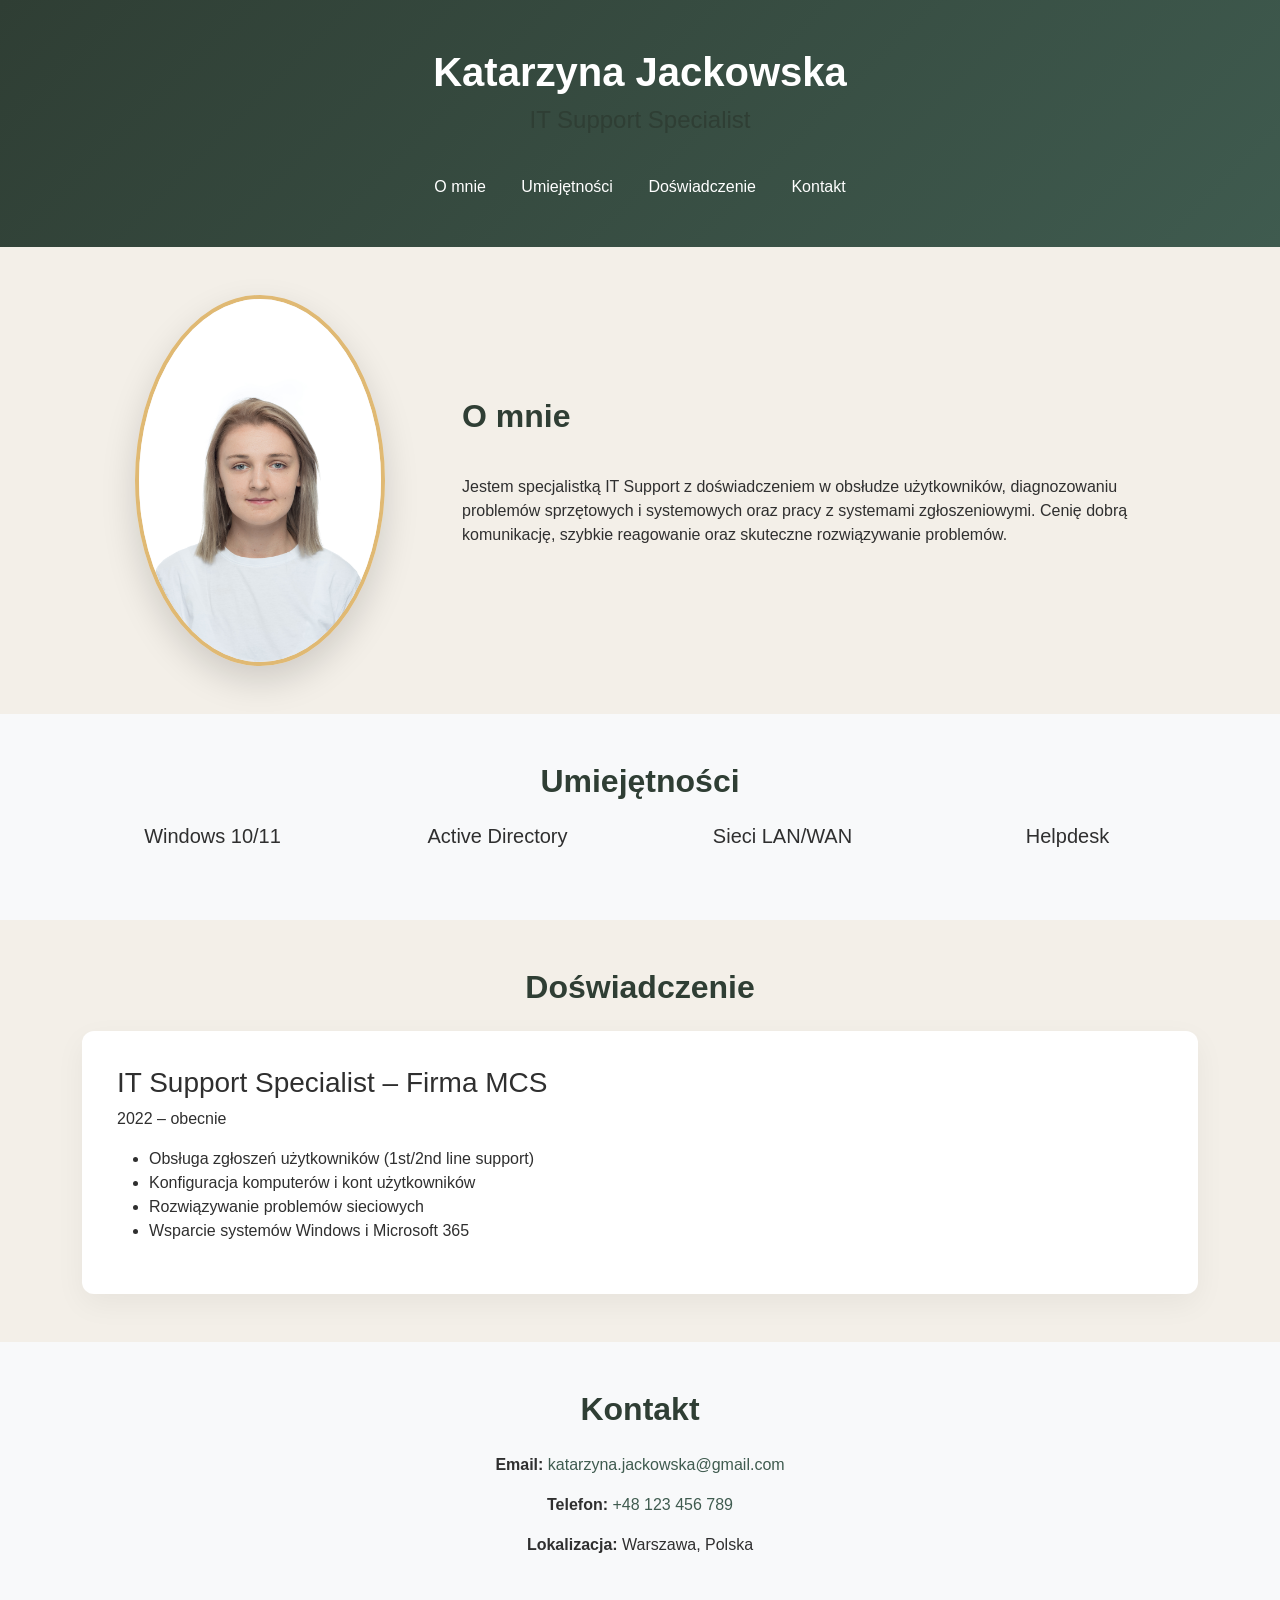
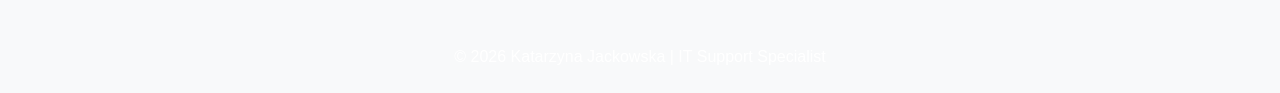
<file: index.html>
<!DOCTYPE html>
<html lang="pl">
<head>
    <meta charset="UTF-8">
    <meta name="viewport" content="width=device-width, initial-scale=1">
    <title>Katarzyna Jackowska – IT Support Specialist | CV</title>
    <meta name="description" content="Strona wizytówka Katarzyny Jackowskiej – IT Support Specialist. Doświadczenie w obsłudze użytkowników, systemach Windows, sieciach oraz rozwiązywaniu problemów IT.">
    <meta name="robots" content="index, follow">

    <link rel="canonical" href="https://kasiajack.github.io/programmowanie/">

    <meta property="og:title" content="Katarzyna Jackowska – IT Support Specialist | CV">
    <meta property="og:description" content="Doświadczenie w IT Support, administracji systemami i obsłudze zgłoszeń użytkowników.">
    <meta property="og:image" content="https://kasiajack.github.io/programmowanie/zdjecie.jpg">
    <meta property="og:url" content="https://kasiajack.github.io/programmowanie/">
    <meta property="og:type" content="website">
    <meta property="og:locale" content="pl_PL">

    <link href="https://cdn.jsdelivr.net/npm/bootstrap@5.3.2/dist/css/bootstrap.min.css" rel="stylesheet">
    <link rel="stylesheet" href="style.css">    

    <style>
        body { scroll-behavior: smooth; }
        .hero-img { max-width: 250px; border-radius: 50%; }
        footer { background-color: #f8f9fa; }
    </style>

    <script type="application/ld+json">
    {
      "@context": "https://schema.org",
      "@type": "Person",
      "name": "Katarzyna Jackowska",
      "jobTitle": "IT Support Specialist",
      "address": {
        "@type": "PostalAddress",
        "addressLocality": "Warszawa",
        "addressCountry": "PL"
      },
      "email": "katarzyna.jackowska@gmail.com"
    }
    </script>
</head>

<body>

<header class="bg-primary text-white py-5">
    <div class="container text-center">
        <h1>Katarzyna Jackowska</h1>
        <h2 class="lead fs-4">IT Support Specialist</h2>

        <nav class="mt-3" aria-label="Główna nawigacja">
            <a href="#about" class="text-white me-3">O mnie</a>
            <a href="#skills" class="text-white me-3">Umiejętności</a>
            <a href="#experience" class="text-white me-3">Doświadczenie</a>
            <a href="#contact" class="text-white">Kontakt</a>
        </nav>

    </div>
</header>

<main>

    <section id="about" class="py-5">
        <div class="container">
            <div class="row align-items-center">
                <div class="col-12 col-md-4 text-center mb-4 mb-md-0">
                    <img src="zdjecie.jpg" class="img-fluid hero-img" alt="Zdjęcie profilowe Katarzyny Jackowskiej" loading="lazy">
                </div>
                <div class="col-12 col-md-8">
                    <h2>O mnie</h2>
                    <p>
                        Jestem specjalistką IT Support z doświadczeniem w obsłudze użytkowników,
                        diagnozowaniu problemów sprzętowych i systemowych oraz pracy z systemami
                        zgłoszeniowymi. Cenię dobrą komunikację, szybkie reagowanie
                        oraz skuteczne rozwiązywanie problemów.
                    </p>
                </div>
            </div>
        </div>
    </section>

    <section id="skills" class="bg-light py-5">
        <div class="container">
            <h2 class="text-center mb-4">Umiejętności</h2>
            <div class="row text-center">
                <div class="col-6 col-md-3 mb-3">
                    <h3 class="h5">Windows 10/11</h3>
                </div>
                <div class="col-6 col-md-3 mb-3">
                    <h3 class="h5">Active Directory</h3>
                </div>
                <div class="col-6 col-md-3 mb-3">
                    <h3 class="h5">Sieci LAN/WAN</h3>
                </div>
                <div class="col-6 col-md-3 mb-3">
                    <h3 class="h5">Helpdesk</h3>
                </div>
            </div>
        </div>
    </section>

    <section id="experience" class="py-5">
        <div class="container">
            <h2 class="text-center mb-4">Doświadczenie</h2>
            <div class="row">
                <div class="col-12">
                    <article>
                        <h3>IT Support Specialist – Firma MCS</h3>
                        <p>
                            <time datetime="2022">2022</time> – obecnie
                        </p>
                        <ul>
                            <li>Obsługa zgłoszeń użytkowników (1st/2nd line support)</li>
                            <li>Konfiguracja komputerów i kont użytkowników</li>
                            <li>Rozwiązywanie problemów sieciowych</li>
                            <li>Wsparcie systemów Windows i Microsoft 365</li>
                        </ul>
                    </article>
                </div>
            </div>
        </div>
    </section>

    <section id="contact" class="bg-light py-5">
        <div class="container">
            <h2 class="text-center mb-4">Kontakt</h2>
            <div class="row justify-content-center">
                <div class="col-12 col-md-6 text-center">
                    <p><strong>Email:</strong> 
                        <a href="mailto:katarzyna.jackowska@gmail.com">
                            katarzyna.jackowska@gmail.com
                        </a>
                    </p>
                    <p><strong>Telefon:</strong> 
                        <a href="tel:+48123456789">
                            +48 123 456 789
                        </a>
                    </p>
                    <p><strong>Lokalizacja:</strong> Warszawa, Polska</p>
                </div>
            </div>
        </div>
    </section>

</main>

<footer class="text-center py-4">
    <div class="container">
        <p class="mb-0">© 2026 Katarzyna Jackowska | IT Support Specialist</p>
    </div>
</footer>

<script src="https://cdn.jsdelivr.net/npm/bootstrap@5.3.2/dist/js/bootstrap.bundle.min.js"></script>
</body>
</html>
</file>
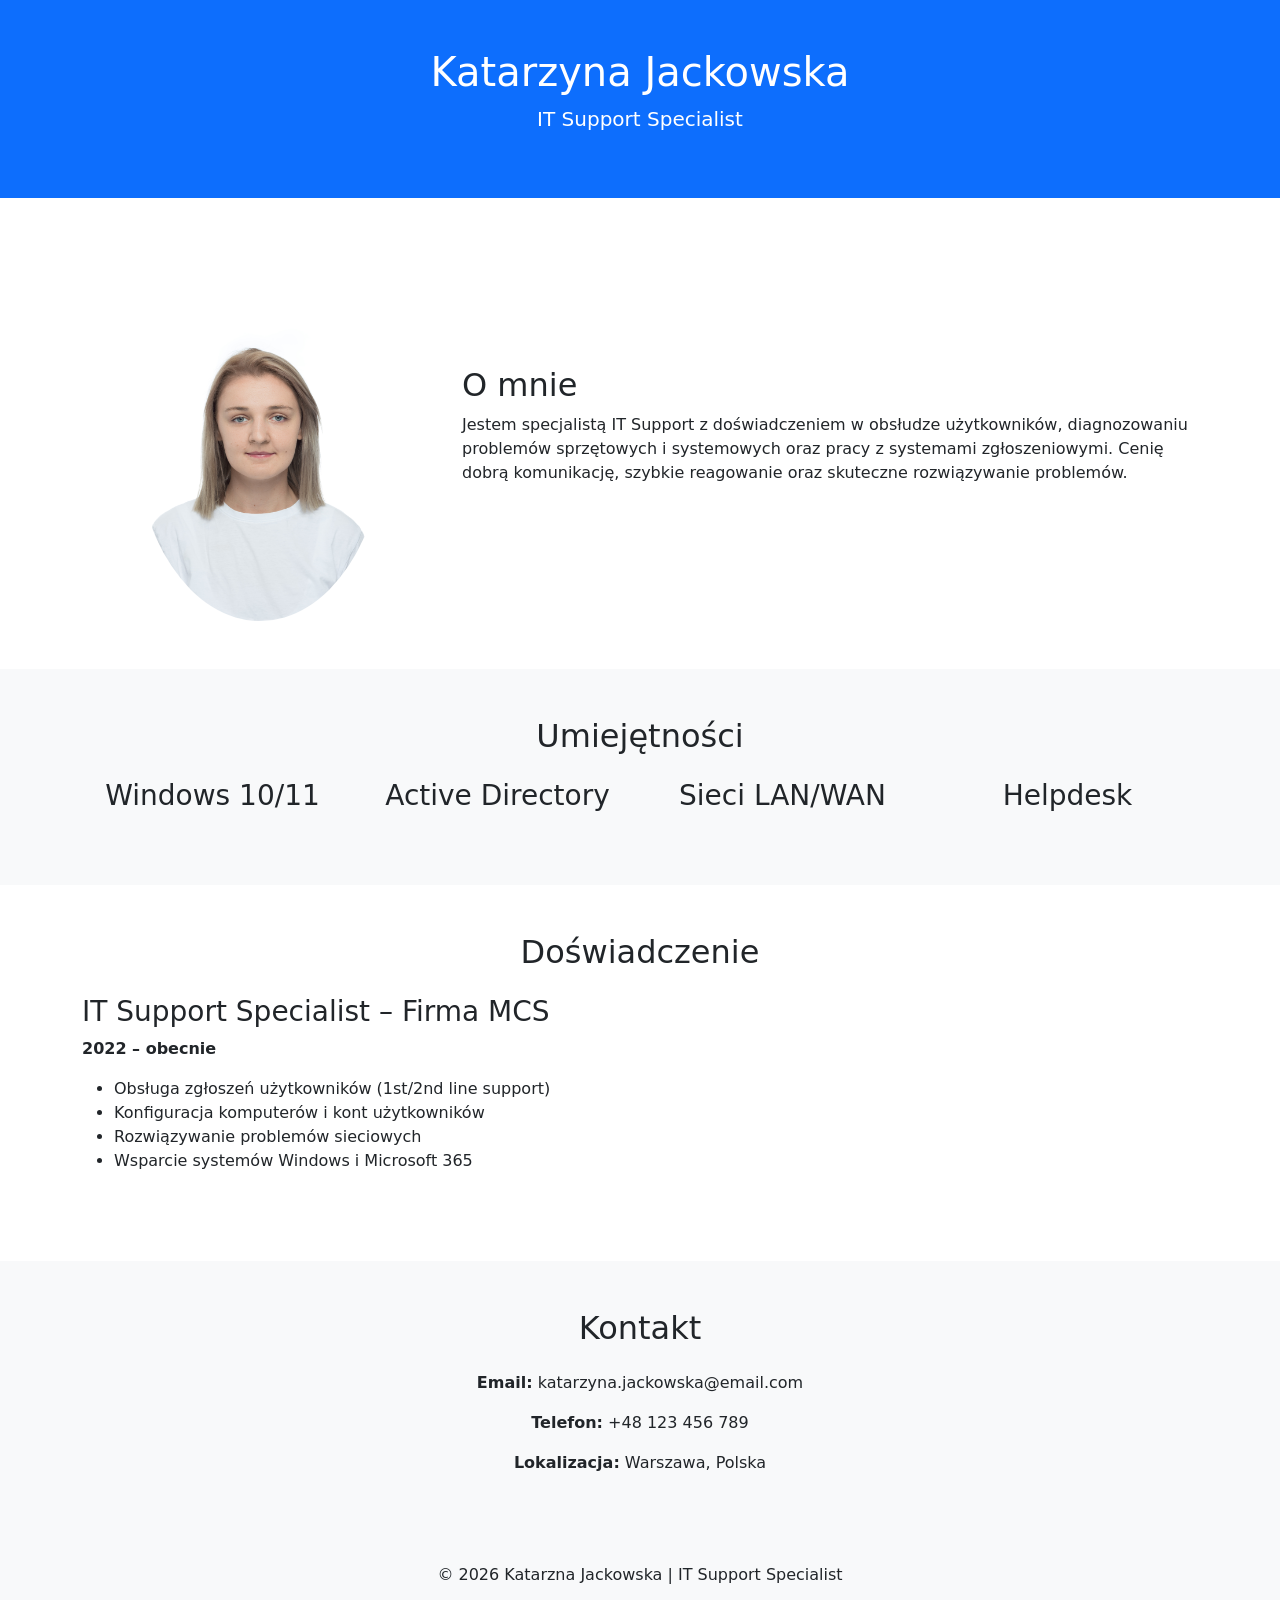
<file: Programowanie.html>
<!DOCTYPE html>
<html lang="pl">
<head>
    <meta charset="UTF-8">
    <meta name="viewport" content="width=device-width, initial-scale=1">
    <title>Katarzyna Jackowska – IT Support Specialist | CV</title>
    <meta name="description" content="Strona wizytówka Jana Kowalskiego – IT Support Specialist. Doświadczenie w obsłudze użytkowników, systemach Windows, sieciach oraz rozwiązywaniu problemów IT.">

    <!-- Open Graph -->
    <meta property="og:title" content="Jan Kowalski – IT Support Specialist | CV">
    <meta property="og:description" content="Doświadczenie w IT Support, administracji systemami i obsłudze zgłoszeń użytkowników.">
    <meta property="og:image" content="https://twojadomena.pl/preview.jpg">
    <meta property="og:type" content="website">

    <!-- Bootstrap 5 -->
    <link href="https://cdn.jsdelivr.net/npm/bootstrap@5.3.2/dist/css/bootstrap.min.css" rel="stylesheet">

    <style>
        body { scroll-behavior: smooth; }
        .hero-img { max-width: 250px; border-radius: 50%; }
        footer { background-color: #f8f9fa; }
    </style>
</head>

<body>

<header class="bg-primary text-white py-5">
    <div class="container text-center">
        <h1>Katarzyna Jackowska</h1>
        <p class="lead">IT Support Specialist</p>
    </div>
</header>

<main>

    <!-- O mnie -->
    <section id="about" class="py-5">
        <div class="container">
            <div class="row align-items-center">
                <div class="col-md-4 text-center mb-4 mb-md-0">
                    <img src="zdjecie.jpg" class="img-fluid hero-img" alt="Zdjęcie profilowe Jana Kowalskiego">
                </div>
                <div class="col-md-8">
                    <h2>O mnie</h2>
                    <p>
                        Jestem specjalistą IT Support z doświadczeniem w obsłudze użytkowników,
                        diagnozowaniu problemów sprzętowych i systemowych oraz pracy z systemami
                        zgłoszeniowymi. Cenię dobrą komunikację, szybkie reagowanie
                        oraz skuteczne rozwiązywanie problemów.
                    </p>
                </div>
            </div>
        </div>
    </section>

    <!-- Umiejętności -->
    <section id="skills" class="bg-light py-5">
        <div class="container">
            <h2 class="text-center mb-4">Umiejętności</h2>
            <div class="row text-center">
                <div class="col-6 col-md-3 mb-3">
                    <h3>Windows 10/11</h3>
                </div>
                <div class="col-6 col-md-3 mb-3">
                    <h3>Active Directory</h3>
                </div>
                <div class="col-6 col-md-3 mb-3">
                    <h3>Sieci LAN/WAN</h3>
                </div>
                <div class="col-6 col-md-3 mb-3">
                    <h3>Helpdesk </h3>
                </div>
            </div>
        </div>
    </section>

    <!-- Doświadczenie -->
    <section id="experience" class="py-5">
        <div class="container">
            <h2 class="text-center mb-4">Doświadczenie</h2>
            <div class="row">
                <div class="col-md-12 mb-4">
                    <article>
                        <h3>IT Support Specialist – Firma MCS</h3>
                        <p><strong>2022 – obecnie</strong></p>
                        <ul>
                            <li>Obsługa zgłoszeń użytkowników (1st/2nd line support)</li>
                            <li>Konfiguracja komputerów i kont użytkowników</li>
                            <li>Rozwiązywanie problemów sieciowych</li>
                            <li>Wsparcie systemów Windows i Microsoft 365</li>
                        </ul>
                    </article>
                </div>
            </div>
        </div>
    </section>

    <!-- Kontakt -->
    <section id="contact" class="bg-light py-5">
        <div class="container">
            <h2 class="text-center mb-4">Kontakt</h2>
            <div class="row justify-content-center">
                <div class="col-md-6 text-center">
                    <p><strong>Email:</strong> katarzyna.jackowska@email.com</p>
                    <p><strong>Telefon:</strong> +48 123 456 789</p>
                    <p><strong>Lokalizacja:</strong> Warszawa, Polska</p>
                </div>
            </div>
        </div>
    </section>

</main>

<footer class="text-center py-4">
    <div class="container">
        <p class="mb-0">© 2026 Katarzna Jackowska | IT Support Specialist</p>
    </div>
</footer>

<script src="https://cdn.jsdelivr.net/npm/bootstrap@5.3.2/dist/js/bootstrap.bundle.min.js"></script>
</body>
</html>
</file>
<file: style.css>
body {
    font-family: 'Segoe UI', Arial, sans-serif;
    background-color: #f3efe8;
    color: #2f2f2f;
    margin: 0;
    scroll-behavior: smooth;
}

/* HEADER */
header {
    background: linear-gradient(135deg, #2f3e34, #3f5b4f);
    color: #ffffff;
    padding: 120px 0;
    text-align: center;
}

header h1 {
    font-weight: 700;
    margin-bottom: 10px;
}

.subtitle {
    font-size: 1.2rem;
    opacity: 0.85;
}

/* NAV */
nav {
    margin-top: 20px;
}

nav a {
    color: #e0b973;
    text-decoration: none;
    margin: 0 15px;
    font-weight: 500;
    transition: opacity 0.3s ease;
}

nav a:hover {
    opacity: 0.6;
}

/* SEKCJE */
section {
    padding: 90px 0;
}

section:nth-of-type(even) {
    background-color: #ffffff;
}

/* NAGŁÓWKI */
h2 {
    font-weight: 600;
    margin-bottom: 40px;
    color: #2f3e34;
}

/* ZDJĘCIE */
.hero-img {
    max-width: 220px;
    border-radius: 50%;
    border: 4px solid #e0b973;
    box-shadow: 0 15px 35px rgba(0,0,0,0.15);
}

/* UMIEJĘTNOŚCI */
.skill-box {
    background: #ffffff;
    padding: 25px;
    margin-bottom: 20px;
    border-radius: 12px;
    box-shadow: 0 8px 20px rgba(0,0,0,0.05);
    transition: transform 0.2s ease, box-shadow 0.2s ease;
}

.skill-box:hover {
    transform: translateY(-5px);
    box-shadow: 0 12px 25px rgba(0,0,0,0.1);
}

/* DOŚWIADCZENIE */
article {
    background: #ffffff;
    padding: 35px;
    border-radius: 12px;
    box-shadow: 0 10px 30px rgba(0,0,0,0.05);
}

/* KONTAKT */
#contact a {
    color: #3f5b4f;
    text-decoration: none;
    font-weight: 500;
}

#contact a:hover {
    color: #e0b973;
}

/* STOPKA */
footer {
    background: #2f3e34;
    color: #ffffff;
    padding: 30px 0;
}
</file>
